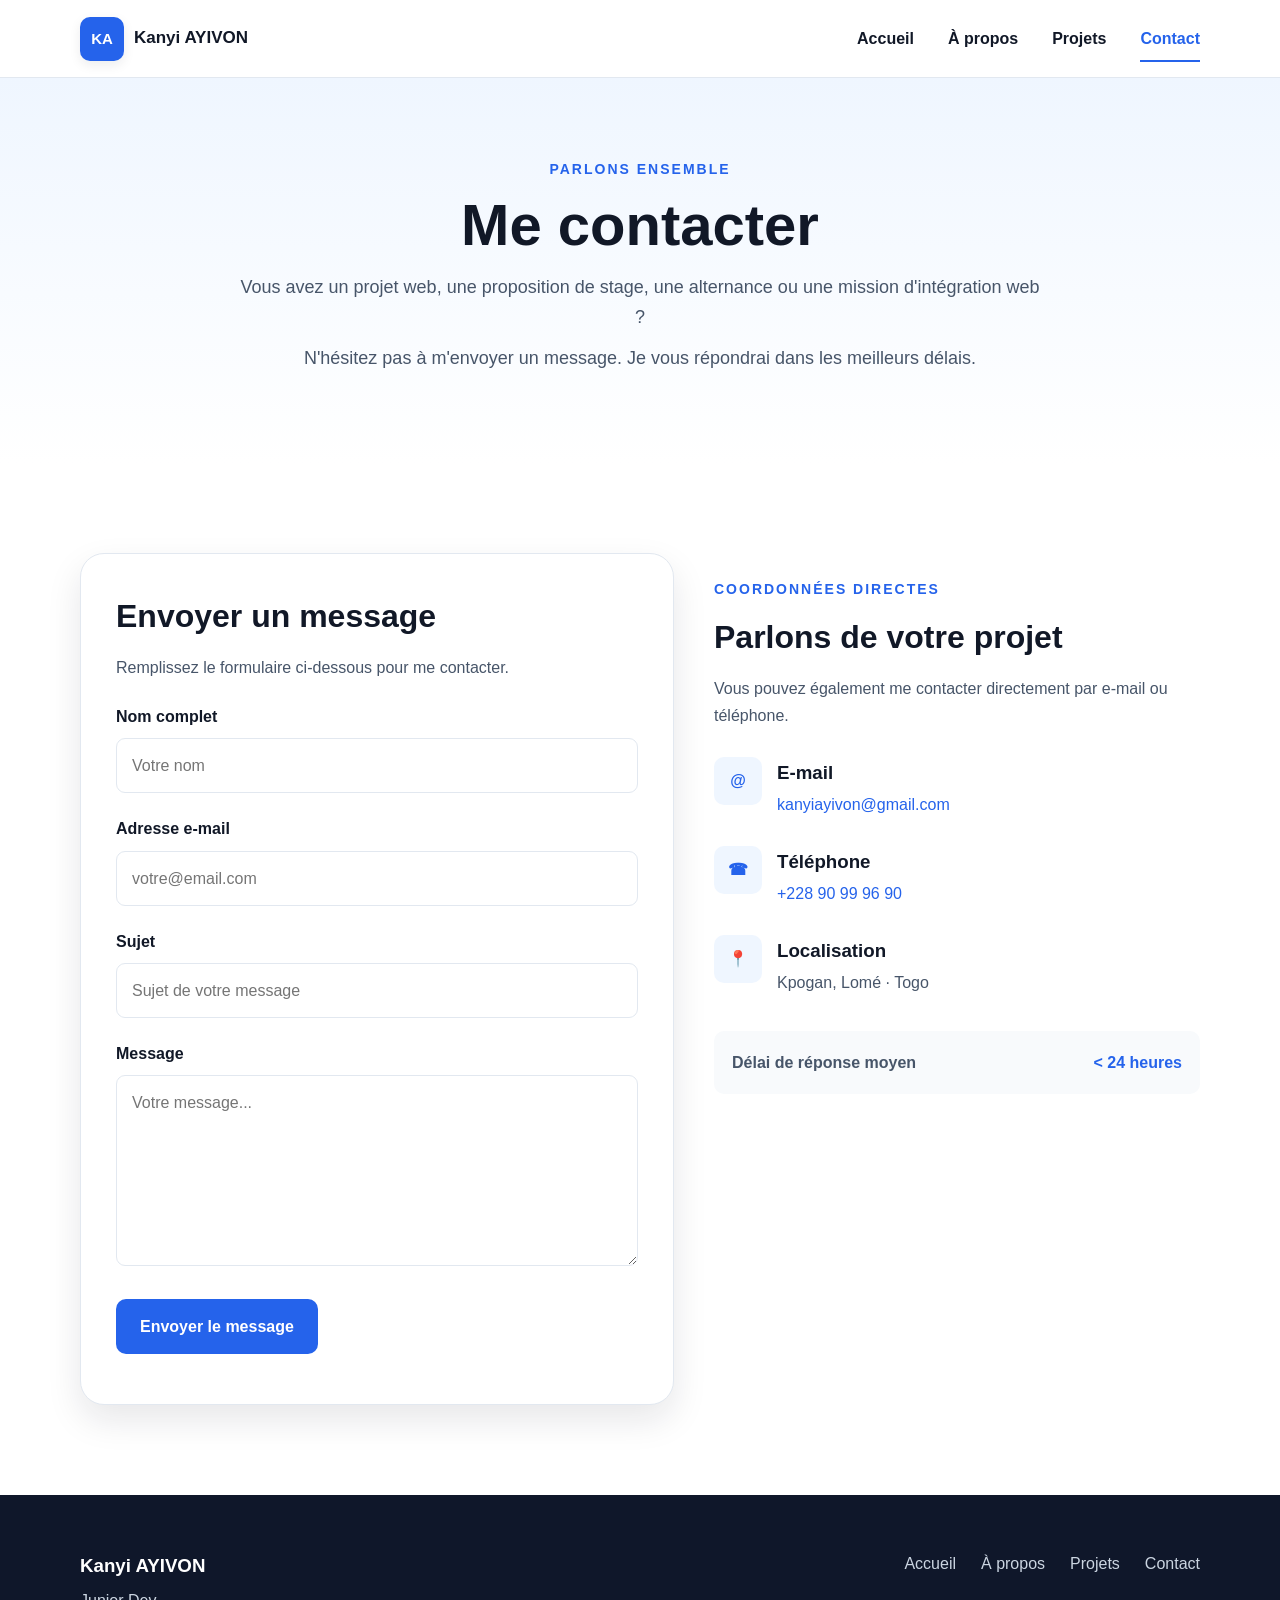
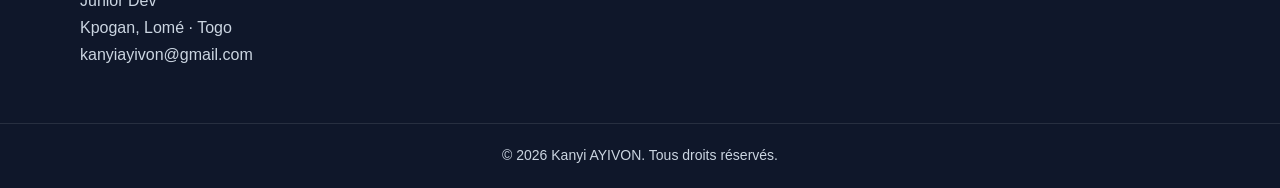
<file: contact.html>
<!DOCTYPE html>
<html lang="fr">

<head>

    <meta charset="UTF-8">

    <meta
        name="viewport"
        content="width=device-width, initial-scale=1.0"
    >

    <meta
        name="description"
        content="Contactez Kanyi AYIVON pour un stage, une alternance ou une mission web."
    >

    <title>Contact | Kanyi AYIVON</title>

    <link rel="stylesheet" href="css/style.css">

</head>

<body>

    <!-- HEADER -->

    <header class="header">

        <div class="container navbar">

            <a href="index.html" class="logo">

                <span class="logo-mark">
                    KA
                </span>

                <span class="logo-name">
                    Kanyi AYIVON
                </span>

            </a>


            <button
                class="menu-toggle"
                type="button"
                aria-label="Ouvrir le menu"
                aria-expanded="false"
            >
                ☰
            </button>


            <nav class="nav-menu">

                <a href="index.html">
                    Accueil
                </a>

                <a href="about.html">
                    À propos
                </a>

                <a href="projects.html">
                    Projets
                </a>

                <a href="contact.html" class="active">
                    Contact
                </a>

            </nav>

        </div>

    </header>


    <main>

        <!-- INTRODUCTION -->

        <section class="page-hero">

            <div class="container">

                <p class="section-label">
                    PARLONS ENSEMBLE
                </p>

                <h1>
                    Me contacter
                </h1>

                <p>
                    Vous avez un projet web, une proposition
                    de stage, une alternance ou une mission
                    d'intégration web ?
                </p>

                <p>
                    N'hésitez pas à m'envoyer un message.
                    Je vous répondrai dans les meilleurs délais.
                </p>

            </div>

        </section>


        <!-- CONTACT -->

        <section class="section contact-section">

            <div class="container contact-grid">


                <!-- FORMULAIRE -->

                <div class="contact-form-card">

                    <h2>
                        Envoyer un message
                    </h2>

                    <p>
                        Remplissez le formulaire ci-dessous
                        pour me contacter.
                    </p>


                    <form id="contact-form">


                        <div class="form-group">

                            <label for="name">
                                Nom complet
                            </label>

                            <input
                                type="text"
                                id="name"
                                name="name"
                                placeholder="Votre nom"
                                required
                            >

                        </div>


                        <div class="form-group">

                            <label for="email">
                                Adresse e-mail
                            </label>

                            <input
                                type="email"
                                id="email"
                                name="email"
                                placeholder="votre@email.com"
                                required
                            >

                        </div>


                        <div class="form-group">

                            <label for="subject">
                                Sujet
                            </label>

                            <input
                                type="text"
                                id="subject"
                                name="subject"
                                placeholder="Sujet de votre message"
                                required
                            >

                        </div>


                        <div class="form-group">

                            <label for="message">
                                Message
                            </label>

                            <textarea
                                id="message"
                                name="message"
                                rows="6"
                                placeholder="Votre message..."
                                required
                            ></textarea>

                        </div>


                        <button
                            type="submit"
                            class="btn btn-primary"
                        >
                            Envoyer le message
                        </button>


                        <p
                            id="form-message"
                            class="form-message"
                        ></p>

                    </form>

                </div>


                <!-- COORDONNÉES -->

                <div class="contact-info">

                    <p class="section-label">
                        COORDONNÉES DIRECTES
                    </p>

                    <h2>
                        Parlons de votre projet
                    </h2>

                    <p>
                        Vous pouvez également me contacter
                        directement par e-mail ou téléphone.
                    </p>


                    <div class="contact-item">

                        <span class="contact-icon">
                            @
                        </span>

                        <div>

                            <h3>
                                E-mail
                            </h3>

                            <a href="mailto:kanyiayivon@gmail.com">
                                kanyiayivon@gmail.com
                            </a>

                        </div>

                    </div>


                    <div class="contact-item">

                        <span class="contact-icon">
                            ☎
                        </span>

                        <div>

                            <h3>
                                Téléphone
                            </h3>

                            <a href="tel:+22890999690">
                                +228 90 99 96 90
                            </a>

                        </div>

                    </div>


                    <div class="contact-item">

                        <span class="contact-icon">
                            📍
                        </span>

                        <div>

                            <h3>
                                Localisation
                            </h3>

                            <p>
                                Kpogan, Lomé · Togo
                            </p>

                        </div>

                    </div>


                    <div class="response-time">

                        <strong>
                            Délai de réponse moyen
                        </strong>

                        <span>
                            &lt; 24 heures
                        </span>

                    </div>

                </div>

            </div>

        </section>

    </main>


    <!-- FOOTER -->

    <footer class="footer">

        <div class="container footer-content">

            <div>

                <h3>
                    Kanyi AYIVON
                </h3>

                <p>
                    Junior Dev
                </p>

                <p>
                    Kpogan, Lomé · Togo
                </p>

                <a href="mailto:kanyiayivon@gmail.com">
                    kanyiayivon@gmail.com
                </a>

            </div>


            <nav class="footer-nav">

                <a href="index.html">
                    Accueil
                </a>

                <a href="about.html">
                    À propos
                </a>

                <a href="projects.html">
                    Projets
                </a>

                <a href="contact.html">
                    Contact
                </a>

            </nav>

        </div>


        <div class="footer-bottom">

            <p>
                © <span class="current-year">2026</span>
                Kanyi AYIVON. Tous droits réservés.
            </p>

        </div>

    </footer>


    <script src="js/app.js"></script>

</body>

</html>
</file>
<file: css/style.css>
/* =========================================================
   VARIABLES
========================================================= */

:root {

    --primary-color: #2563eb;

    --primary-dark: #1d4ed8;

    --dark-color: #111827;

    --text-color: #475569;

    --muted-color: #64748b;

    --light-color: #f8fafc;

    --blue-light: #eff6ff;

    --white: #ffffff;

    --border-color: #e2e8f0;

    --shadow-sm:
        0 4px 12px rgba(15, 23, 42, 0.08);

    --shadow-md:
        0 15px 35px rgba(15, 23, 42, 0.10);

    --shadow-lg:
        0 25px 50px rgba(15, 23, 42, 0.15);

    --radius-sm: 8px;

    --radius-md: 16px;

    --radius-lg: 24px;

    --container-width: 1120px;

}


/* =========================================================
   RESET
========================================================= */

* {
    margin: 0;
    padding: 0;
    box-sizing: border-box;
}


html {
    scroll-behavior: smooth;
}


body {

    font-family:
        Arial,
        Helvetica,
        sans-serif;

    color: var(--text-color);

    background: var(--white);

    line-height: 1.7;

}


img {
    display: block;
    max-width: 100%;
}


a {
    color: inherit;
    text-decoration: none;
}


button,
input,
textarea {
    font: inherit;
}


/* =========================================================
   CONTAINER
========================================================= */

.container {

    width: min(
        calc(100% - 40px),
        var(--container-width)
    );

    margin: 0 auto;

}


/* =========================================================
   HEADER
========================================================= */

.header {

    position: sticky;

    top: 0;

    z-index: 1000;

    background: rgba(255, 255, 255, 0.96);

    border-bottom: 1px solid var(--border-color);

}


.navbar {

    min-height: 76px;

    display: flex;

    align-items: center;

    justify-content: space-between;

    gap: 30px;

}


/* =========================================================
   LOGO
========================================================= */

.logo {

    display: flex;

    align-items: center;

    gap: 10px;

    color: var(--dark-color);

    font-weight: 800;

}


.logo-mark {

    width: 44px;

    height: 44px;

    display: flex;

    align-items: center;

    justify-content: center;

    border-radius: 10px;

    background: var(--primary-color);

    color: var(--white);

    font-size: 15px;

    font-weight: 800;

    box-shadow: var(--shadow-sm);

}


.logo-name {
    font-size: 17px;
}


/* =========================================================
   NAVIGATION
========================================================= */

.nav-menu {

    display: flex;

    align-items: center;

    gap: 34px;

}


.nav-menu a {

    position: relative;

    padding: 25px 0;

    color: var(--dark-color);

    font-weight: 600;

    transition: color 0.2s ease;

}


.nav-menu a:hover,
.nav-menu a.active {

    color: var(--primary-color);

}


.nav-menu a.active::after {

    content: "";

    position: absolute;

    left: 0;

    right: 0;

    bottom: 15px;

    height: 2px;

    background: var(--primary-color);

}


/* MENU MOBILE */

.menu-toggle {

    display: none;

    border: 0;

    background: transparent;

    color: var(--dark-color);

    font-size: 28px;

    cursor: pointer;

}


/* =========================================================
   HERO
========================================================= */

.hero {

    background:
        linear-gradient(
            180deg,
            #eff6ff 0%,
            #ffffff 100%
        );

    padding: 90px 0 100px;

}


.hero-content {

    display: grid;

    grid-template-columns:
        1.1fr
        0.9fr;

    align-items: center;

    gap: 70px;

}


.hero-text {
    max-width: 650px;
}


.hero-subtitle {

    color: var(--primary-color);

    font-size: 18px;

    font-weight: 700;

    margin-bottom: 8px;

}


.hero h1 {

    color: var(--dark-color);

    font-size: clamp(42px, 6vw, 68px);

    line-height: 1.05;

    margin-bottom: 10px;

}


.hero h2 {

    color: var(--primary-color);

    font-size: 26px;

    margin-bottom: 20px;

}


.hero-description {

    max-width: 600px;

    font-size: 19px;

    color: var(--text-color);

    margin-bottom: 30px;

}


.hero-buttons {

    display: flex;

    flex-wrap: wrap;

    gap: 14px;

}


/* =========================================================
   IMAGE HERO
========================================================= */

.hero-image {

    width: 100%;

    max-width: 390px;

    margin: auto;

    padding: 10px;

    background: var(--white);

    border-radius: 28px;

    box-shadow: var(--shadow-lg);

}


.hero-image img {

    width: 100%;

    aspect-ratio: 1 / 1;

    object-fit: cover;

    object-position: center top;

    border-radius: 20px;

}


/* =========================================================
   BUTTONS
========================================================= */

.btn {

    display: inline-flex;

    align-items: center;

    justify-content: center;

    min-height: 48px;

    padding: 12px 22px;

    border-radius: 10px;

    font-weight: 700;

    border: 2px solid transparent;

    transition:
        transform 0.2s ease,
        background 0.2s ease,
        color 0.2s ease;

}


.btn:hover {

    transform: translateY(-2px);

}


.btn-primary {

    background: var(--primary-color);

    color: var(--white);

}


.btn-primary:hover {

    background: var(--primary-dark);

}


.btn-secondary {

    background: var(--white);

    color: var(--dark-color);

    border-color: var(--border-color);

}


.btn-secondary:hover {

    border-color: var(--primary-color);

    color: var(--primary-color);

}


/* =========================================================
   SECTIONS
========================================================= */

.section {

    padding: 90px 0;

}


.section-heading {

    max-width: 760px;

    margin: 0 auto 55px;

    text-align: center;

}


.section-label {

    color: var(--primary-color);

    font-size: 14px;

    font-weight: 800;

    letter-spacing: 2px;

    text-transform: uppercase;

    margin-bottom: 8px;

}


.section-heading h2 {

    color: var(--dark-color);

    font-size: clamp(32px, 4vw, 46px);

    line-height: 1.2;

    margin-bottom: 15px;

}


.section-heading p:not(.section-label) {

    color: var(--muted-color);

}


/* =========================================================
   SKILLS
========================================================= */

.skills {

    background: var(--white);

}


.skills-grid {

    display: grid;

    grid-template-columns:
        repeat(3, 1fr);

    gap: 22px;

}


.skill-card {

    padding: 28px;

    background: var(--white);

    border: 1px solid var(--border-color);

    border-radius: var(--radius-md);

    box-shadow: var(--shadow-sm);

    transition:
        transform 0.2s ease,
        box-shadow 0.2s ease;

}


.skill-card:hover {

    transform: translateY(-5px);

    box-shadow: var(--shadow-md);

}


.skill-icon {

    width: 54px;

    height: 54px;

    display: flex;

    align-items: center;

    justify-content: center;

    margin-bottom: 18px;

    border-radius: 12px;

    background: var(--blue-light);

    color: var(--primary-color);

    font-size: 12px;

    font-weight: 800;

}


.skill-card h3 {

    color: var(--dark-color);

    margin-bottom: 8px;

}


.skill-card p {

    color: var(--muted-color);

}


/* =========================================================
   PROJECTS
========================================================= */

.projects {

    background: #f8fafc;

}


.projects-grid {

    display: grid;

    grid-template-columns:
        repeat(3, 1fr);

    gap: 25px;

}


.project-card {

    overflow: hidden;

    background: var(--white);

    border: 1px solid var(--border-color);

    border-radius: var(--radius-md);

    box-shadow: var(--shadow-sm);

    transition:
        transform 0.2s ease,
        box-shadow 0.2s ease;

}


.project-card:hover {

    transform: translateY(-5px);

    box-shadow: var(--shadow-md);

}


.project-card > img {

    width: 100%;

    height: 230px;

    object-fit: cover;

}


.project-content {

    padding: 25px;

}


.project-tags {

    display: flex;

    flex-wrap: wrap;

    gap: 7px;

    margin-bottom: 15px;

}


.project-tags span {

    padding: 5px 9px;

    background: var(--blue-light);

    color: var(--primary-color);

    border-radius: 6px;

    font-size: 12px;

    font-weight: 700;

}


.project-content h2,
.project-content h3 {

    color: var(--dark-color);

    line-height: 1.3;

    margin-bottom: 12px;

}


.project-content p {

    margin-bottom: 14px;

    color: var(--muted-color);

}


.project-link {

    display: inline-block;

    color: var(--primary-color);

    font-weight: 700;

}


.project-link:hover {

    text-decoration: underline;

}


.project-links {

    display: flex;

    flex-wrap: wrap;

    gap: 20px;

}


.center-button {

    margin-top: 45px;

    text-align: center;

}


/* =========================================================
   PAGE HERO
========================================================= */

.page-hero {

    padding: 80px 0;

    text-align: center;

    background:
        linear-gradient(
            180deg,
            #eff6ff 0%,
            #ffffff 100%
        );

}


.page-hero h1 {

    color: var(--dark-color);

    font-size: clamp(38px, 5vw, 58px);

    line-height: 1.2;

    margin-bottom: 12px;

}


.page-hero h2 {

    color: var(--primary-color);

    margin-bottom: 20px;

}


.page-hero p:not(.section-label) {

    max-width: 800px;

    margin: 0 auto 10px;

    color: var(--text-color);

    font-size: 18px;

}


/* =========================================================
   ABOUT
========================================================= */

.about-grid {

    display: grid;

    grid-template-columns:
        0.85fr
        1.15fr;

    align-items: center;

    gap: 70px;

}


.about-image {

    padding: 10px;

    background: var(--white);

    border-radius: 24px;

    box-shadow: var(--shadow-md);

}


.about-image img {

    width: 100%;

    border-radius: 18px;

}


.about-content h2 {

    color: var(--dark-color);

    font-size: 38px;

    line-height: 1.2;

    margin-bottom: 20px;

}


.about-content p {

    margin-bottom: 18px;

}


.about-content .btn {

    margin-top: 10px;

}


.about-goal {

    background: #f8fafc;

}


.about-goal-box {

    max-width: 800px;

    margin: auto;

    padding: 50px;

    text-align: center;

    background: var(--white);

    border: 1px solid var(--border-color);

    border-radius: var(--radius-lg);

    box-shadow: var(--shadow-sm);

}


.about-goal-box h2 {

    color: var(--dark-color);

    margin-bottom: 15px;

}


/* =========================================================
   CONTACT
========================================================= */

.contact-preview {

    background: var(--white);

}


.contact-preview-box {

    max-width: 850px;

    margin: auto;

    padding: 55px;

    text-align: center;

    background: var(--blue-light);

    border-radius: var(--radius-lg);

}


.contact-preview-box h2 {

    color: var(--dark-color);

    font-size: 38px;

    margin-bottom: 15px;

}


.contact-preview-box p:not(.section-label) {

    margin-bottom: 25px;

}


.contact-grid {

    display: grid;

    grid-template-columns:
        1.1fr
        0.9fr;

    gap: 40px;

    align-items: start;

}


.contact-form-card {

    padding: 35px;

    background: var(--white);

    border: 1px solid var(--border-color);

    border-radius: var(--radius-lg);

    box-shadow: var(--shadow-md);

}


.contact-form-card h2,
.contact-info h2 {

    color: var(--dark-color);

    font-size: 32px;

    margin-bottom: 10px;

}


.form-group {

    margin-top: 22px;

}


.form-group label {

    display: block;

    color: var(--dark-color);

    font-weight: 700;

    margin-bottom: 8px;

}


.form-group input,
.form-group textarea {

    width: 100%;

    padding: 13px 15px;

    border: 1px solid var(--border-color);

    border-radius: 9px;

    background: var(--white);

    color: var(--dark-color);

    outline: none;

    transition: border 0.2s ease;

}


.form-group input:focus,
.form-group textarea:focus {

    border-color: var(--primary-color);

}


.form-group textarea {

    resize: vertical;

}


.contact-form-card .btn {

    margin-top: 24px;

}


.form-message {

    margin-top: 15px;

    font-weight: 600;

}


.contact-info {

    padding: 25px 0;

}


.contact-item {

    display: flex;

    gap: 15px;

    align-items: flex-start;

    margin-top: 28px;

}


.contact-icon {

    width: 48px;

    height: 48px;

    flex-shrink: 0;

    display: flex;

    align-items: center;

    justify-content: center;

    background: var(--blue-light);

    color: var(--primary-color);

    border-radius: 10px;

    font-weight: 800;

}


.contact-item h3 {

    color: var(--dark-color);

    margin-bottom: 2px;

}


.contact-item a {

    color: var(--primary-color);

}


.response-time {

    display: flex;

    justify-content: space-between;

    gap: 20px;

    margin-top: 35px;

    padding: 18px;

    background: #f8fafc;

    border-radius: 10px;

}


.response-time span {

    color: var(--primary-color);

    font-weight: 700;

}


/* =========================================================
   FOOTER
========================================================= */

.footer {

    background: #0f172a;

    color: #cbd5e1;

}


.footer-content {

    display: flex;

    justify-content: space-between;

    gap: 40px;

    padding: 55px 0;

}


.footer h3 {

    color: var(--white);

    margin-bottom: 5px;

}


.footer a {

    color: #cbd5e1;

}


.footer a:hover {

    color: var(--white);

}


.footer-nav {

    display: flex;

    flex-wrap: wrap;

    align-items: flex-start;

    gap: 25px;

}


.footer-bottom {

    padding: 20px;

    text-align: center;

    border-top: 1px solid rgba(255,255,255,0.1);

    font-size: 14px;

}


/* =========================================================
   RESPONSIVE
========================================================= */

@media (max-width: 900px) {

    .hero-content,
    .about-grid,
    .contact-grid {

        grid-template-columns: 1fr;

    }


    .hero-text {

        text-align: center;

        margin: auto;

    }


    .hero-buttons {

        justify-content: center;

    }


    .hero-image {

        max-width: 350px;

    }


    .skills-grid,
    .projects-grid {

        grid-template-columns:
            repeat(2, 1fr);

    }


    .about-image {

        max-width: 450px;

        margin: auto;

    }

}


@media (max-width: 700px) {

    .container {

        width: min(
            calc(100% - 28px),
            var(--container-width)
        );

    }


    .navbar {

        min-height: 68px;

    }


    .menu-toggle {

        display: block;

    }


    .nav-menu {

        position: absolute;

        top: 68px;

        left: 0;

        right: 0;

        display: none;

        flex-direction: column;

        align-items: stretch;

        gap: 0;

        padding: 10px 20px 20px;

        background: var(--white);

        border-bottom: 1px solid var(--border-color);

        box-shadow: var(--shadow-md);

    }


    .nav-menu.open {

        display: flex;

    }


    .nav-menu a {

        padding: 14px 5px;

    }


    .nav-menu a.active::after {

        display: none;

    }


    .hero {

        padding: 55px 0 70px;

    }


    .section {

        padding: 65px 0;

    }


    .skills-grid,
    .projects-grid {

        grid-template-columns: 1fr;

    }


    .page-hero {

        padding: 60px 0;

    }


    .about-content h2,
    .contact-preview-box h2 {

        font-size: 30px;

    }


    .contact-form-card {

        padding: 25px;

    }


    .about-goal-box,
    .contact-preview-box {

        padding: 30px 20px;

    }


    .footer-content {

        flex-direction: column;

        padding: 40px 0;

    }


    .footer-nav {

        flex-direction: column;

        gap: 10px;

    }


    .response-time {

        flex-direction: column;

        gap: 5px;

    }

}
</file>
